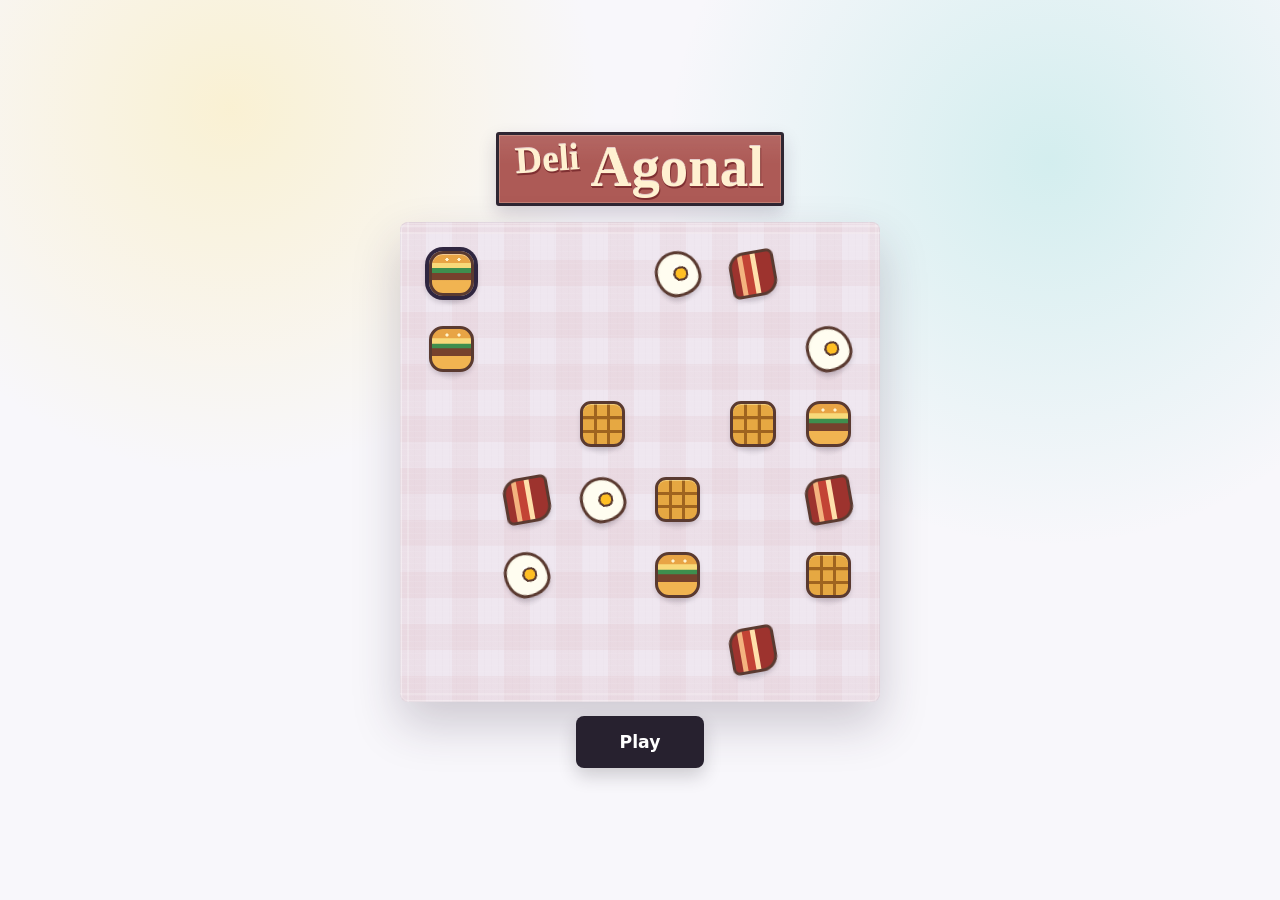
<file: index.html>
<!doctype html>
<html lang="en">

<head>
  <meta charset="utf-8">
  <meta name="viewport" content="width=device-width, initial-scale=1">
  <title>Deliagonal</title>
  <link rel="stylesheet" href="styles.css?v=20260610a">
  <script src="src/game.js?v=20260608p" defer></script>
</head>

<body>
  <main class="app">
    <section class="play-area" aria-labelledby="title">
      <header class="top-bar">
        <h1 id="title" aria-label="Deliagonal">
          <span class="title-sign title-sign-red" aria-hidden="true">
            <span class="title-deli">Deli</span>
            <span class="title-agonal">Agonal</span>
          </span>
          <span class="title-sign title-sign-blue" aria-hidden="true">
            <span class="title-diagona">Diagona</span>
            <span class="title-deli">Deli</span>
          </span>
        </h1>
        <button id="info-button" class="icon-button info-button top-right-button" type="button" aria-label="Information">
          <svg viewBox="0 0 24 24" aria-hidden="true">
            <circle cx="12" cy="12" r="9" />
            <path d="M12 11v5" />
            <path d="M12 8h.01" />
          </svg>
        </button>
        <div id="info-panel" class="info-panel" hidden>
          <p>Select two matching foods to clear the rectangle between them.</p>
          <p>Select the same food twice to clear just that food.</p>
          <p>Bugs block rectangles and cannot be selected.</p>
          <p>The number below the board shows the best remaining clear count; green means you are still on pace, red means extra moves are now needed. Using the back button can put you back on track.</p>
          <p>The check shows your progress in this session. You can be reseated to continue the session, or try another deli for a new one.</p>
        </div>
      </header>

      <div id="board" class="board" aria-label="Deliagonal board"></div>

      <footer class="game-footer">
        <div class="footer-panel footer-panel-left">
          <button id="new-button" type="button" aria-label="New table"></button>
          <button id="bill-button" class="bill-button" type="button" aria-label="Bill" aria-expanded="false" aria-controls="bill-panel">
            <svg class="receipt-icon" viewBox="0 0 32 36" aria-hidden="true">
              <path class="receipt-outline" d="M6 3h20a3 3 0 0 1 3 3v25l-3-2.6-3 2.6-3-2.6-3 2.6-3-2.6-3 2.6-3-2.6-3 2.6V6a3 3 0 0 1 3-3Z" />
              <path class="receipt-line receipt-line-head" d="M11 10h10" />
              <path class="receipt-line" d="M9 16h14" />
              <path class="receipt-line" d="M9 21h10" />
              <path class="receipt-line" d="M9 26h14" />
            </svg>
          </button>
          <button id="undo-button" class="icon-button" type="button" aria-label="Undo" disabled>
            <svg viewBox="0 0 24 24" aria-hidden="true">
              <path d="M9 14 4 9l5-5" />
              <path d="M4 9h10a6 6 0 0 1 0 12h-3" />
            </svg>
          </button>
          <div id="bill-panel" class="bill-panel" hidden>
            <h2>Guest Check</h2>
            <dl>
              <div>
                <dt>Tables set</dt>
                <dd id="bill-tables-set">0</dd>
              </div>
              <div>
                <dt>Tables cleared</dt>
                <dd id="bill-tables-cleared">0</dd>
              </div>
              <div>
                <dt>Perfect clears</dt>
                <dd id="bill-perfect-solutions">0</dd>
              </div>
              <div>
                <dt>Moves</dt>
                <dd id="bill-moves">0</dd>
              </div>
              <div class="bill-total">
                <dt>Efficiency</dt>
                <dd id="bill-efficiency">0/0 (0%)</dd>
              </div>
            </dl>
            <div class="bill-actions">
              <button id="bill-continue-button" type="button">Reseat Me</button>
              <button id="bill-reseat-button" type="button">Try another deli</button>
            </div>
          </div>
        </div>
        <div class="footer-panel footer-panel-center">
          <p id="challenge" class="challenge" aria-live="polite"></p>
          <p id="score" class="score" aria-live="polite"></p>
        </div>
        <div class="footer-panel footer-panel-right">
          <button id="settings-button" class="icon-button candy-count-button" type="button" aria-label="Foods per kind">
            <span class="mini-candy" aria-hidden="true"></span>
            <span id="candy-count-indicator" class="control-subscript">4</span>
          </button>
          <form id="settings-panel" class="settings-panel" hidden>
            <fieldset>
              <legend>Foods per kind</legend>
              <div class="segmented-control">
                <label>
                  <input type="radio" name="copies-per-color" value="2">
                  <span>2</span>
                </label>
                <label>
                  <input type="radio" name="copies-per-color" value="3">
                  <span>3</span>
                </label>
                <label>
                  <input type="radio" name="copies-per-color" value="4" checked>
                  <span>4</span>
                </label>
                <label>
                  <input type="radio" name="copies-per-color" value="5">
                  <span>5</span>
                </label>
                <label>
                  <input type="radio" name="copies-per-color" value="6">
                  <span>6</span>
                </label>
              </div>
            </fieldset>
          </form>
          <button id="bug-button" class="icon-button bug-button" type="button" aria-label="Bugs">
            <span class="bug-icon" aria-hidden="true"></span>
            <span id="bug-count-indicator" class="control-subscript">0</span>
          </button>
          <form id="bug-panel" class="settings-panel bug-panel" hidden>
            <fieldset>
              <legend>Bugs</legend>
              <div class="segmented-control bug-control">
                <label>
                  <input type="radio" name="bug-count" value="0" checked>
                  <span>0</span>
                </label>
                <label>
                  <input type="radio" name="bug-count" value="1">
                  <span>1</span>
                </label>
                <label>
                  <input type="radio" name="bug-count" value="2">
                  <span>2</span>
                </label>
                <label>
                  <input type="radio" name="bug-count" value="3">
                  <span>3</span>
                </label>
              </div>
            </fieldset>
          </form>
        </div>
      </footer>
    </section>
  </main>
</body>

</html>
</file>
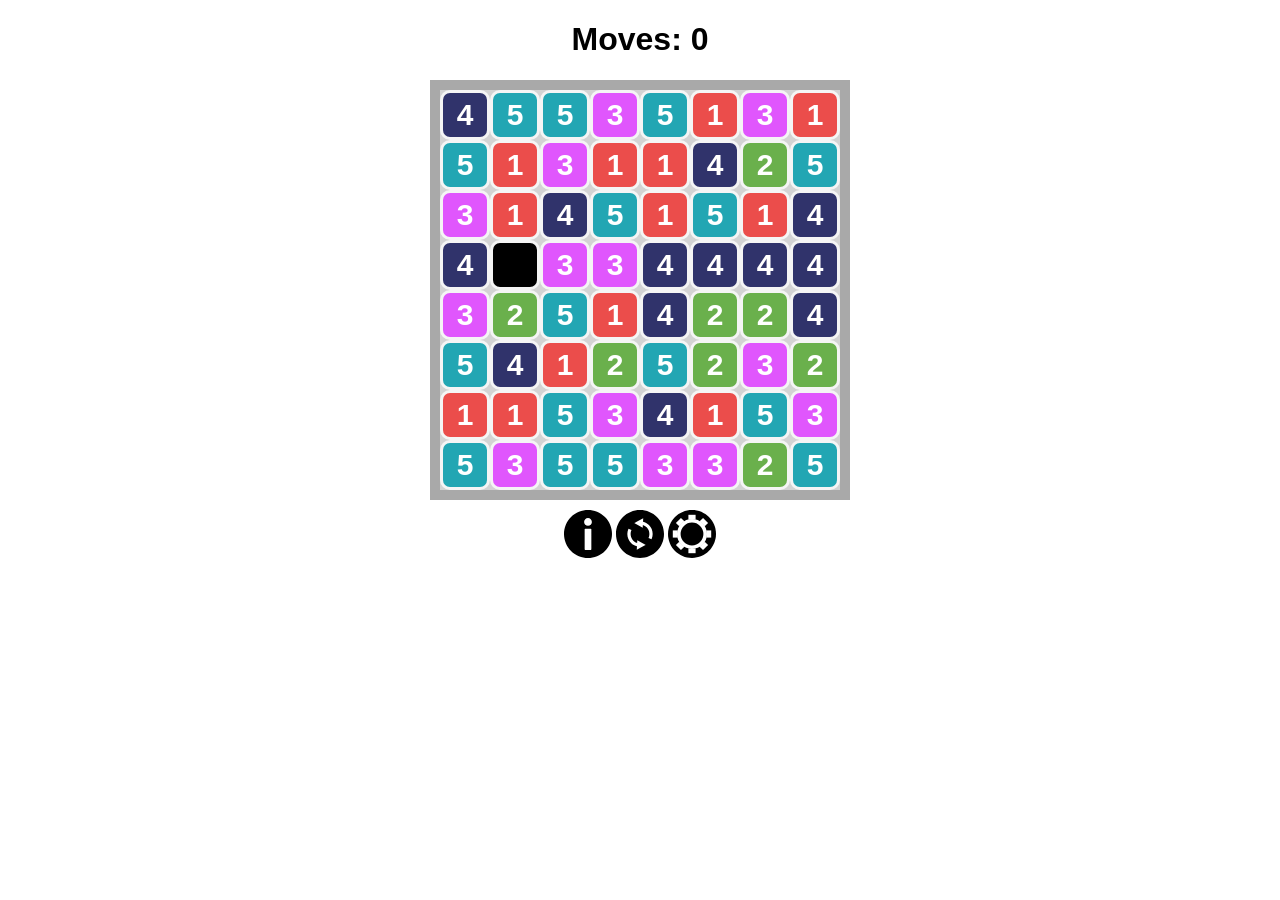
<file: old/index.html>
<!DOCTYPE html>
<html>

<head>
  <meta charset="UTF-8">
  <meta name="viewport" content="width=device-width, initial-scale=1.0">
  <title>Candies 2D</title>
  <link rel="stylesheet" href="candies2d.css">
  <script src="candies2d.js"></script>
</head>

<body>
  <h1>Moves: <span id="moves-count">0</span></h1>
  <div id="board"></div>
  <div id="menu">
    <svg id="info" fill="#000000" version="1.1" id="Capa_1" xmlns="http://www.w3.org/2000/svg"
      xmlns:xlink="http://www.w3.org/1999/xlink" width="800px" height="800px" viewBox="0 0 416.979 416.979"
      xml:space="preserve">
      <g>
        <path
          d="M356.004,61.156c-81.37-81.47-213.377-81.551-294.848-0.182c-81.47,81.371-81.552,213.379-0.181,294.85
      		c81.369,81.47,213.378,81.551,294.849,0.181C437.293,274.636,437.375,142.626,356.004,61.156z M237.6,340.786
      		c0,3.217-2.607,5.822-5.822,5.822h-46.576c-3.215,0-5.822-2.605-5.822-5.822V167.885c0-3.217,2.607-5.822,5.822-5.822h46.576
      		c3.215,0,5.822,2.604,5.822,5.822V340.786z M208.49,137.901c-18.618,0-33.766-15.146-33.766-33.765
      		c0-18.617,15.147-33.766,33.766-33.766c18.619,0,33.766,15.148,33.766,33.766C242.256,122.755,227.107,137.901,208.49,137.901z" />
      </g>
      <title>Information (i)</title>
    </svg>
    <svg id="undo" height="800px" width="800px" version="1.1" id="_x32_" xmlns="http://www.w3.org/2000/svg"
      xmlns:xlink="http://www.w3.org/1999/xlink" viewBox="0 0 512 512" xml:space="preserve">
      <style type="text/css">
        .st0 {
          fill: #000000;
        }
      </style>
      <g>
        <path class="st0" d="M255.996,0.005C114.615,0.005,0,114.62,0,256c0,141.38,114.615,255.996,255.996,255.996
    		C397.39,511.995,512,397.38,512,256C512,114.62,397.39,0.005,255.996,0.005z M308.86,377.124l-87.064,45.899l1.878-35.924
    		c-23.849-5.799-45.64-18.064-63.186-35.609c-25.489-25.44-39.525-59.346-39.525-95.49c0-18.633,3.746-36.714,11.132-53.741
    		l1.435-3.299l31.959,13.879l-1.426,3.298c-5.466,12.633-8.238,26.047-8.238,39.863c0,26.766,10.422,51.926,29.344,70.84
    		c11.374,11.378,25.261,19.835,40.381,24.625l1.487-28.072l90.876,48.916L308.86,377.124z M379.892,309.733l-1.43,3.298
    		l-31.963-13.879l1.434-3.298c5.461-12.589,8.233-25.994,8.233-39.855c0-26.766-10.422-51.925-29.344-70.848
    		c-11.427-11.387-25.314-19.844-40.38-24.625l-1.488,28.072l-90.95-48.925l9.194-4.816l17.146-9.08l69.852-36.801l-1.877,35.871
    		c23.87,5.842,45.662,18.133,63.184,35.652c25.533,25.538,39.569,59.452,39.526,95.499
    		C391.029,274.668,387.283,292.749,379.892,309.733z" />
      </g>
      <title>Undo last move (z)</title>
    </svg>
    <svg id="settings" mlns="http://www.w3.org/2000/svg" xmlns:xlink="http://www.w3.org/1999/xlink" width="113.386"
      height="113.386" viewBox="0 0 113.386 113.386">
      <path fill-rule="nonzero" fill="rgb(0%, 0%, 0%)" fill-opacity="1"
        d="M 113.386719 56.691406 C 113.386719 25.382812 88.003906 0 56.691406 0 C 25.382812 0 0 25.382812 0 56.691406 C 0 88.003906 25.382812 113.386719 56.691406 113.386719 C 88.003906 113.386719 113.386719 88.003906 113.386719 56.691406 Z M 113.386719 56.691406 " />
      <path fill="none" stroke-width="8.50412" stroke-linecap="butt" stroke-linejoin="miter"
        stroke="rgb(100%, 100%, 100%)" stroke-opacity="1" stroke-miterlimit="10"
        d="M 31.182 0.00159375 C 31.182 17.220344 17.221062 31.181281 -0.00159375 31.181281 C -17.220344 31.181281 -31.181281 17.220344 -31.181281 0.00159375 C -31.181281 -17.221063 -17.220344 -31.182 -0.00159375 -31.182 C 17.221062 -31.182 31.182 -17.221063 31.182 0.00159375 Z M 31.182 0.00159375 "
        transform="matrix(1, 0, 0, -1, 56.693, 56.693)" />
      <path fill="none" stroke-width="17.00826" stroke-linecap="butt" stroke-linejoin="miter"
        stroke="rgb(100%, 100%, 100%)" stroke-opacity="1" stroke-miterlimit="10"
        d="M 34.017937 0.00159375 L 45.353875 0.00159375 " transform="matrix(1, 0, 0, -1, 56.693, 56.693)" />
      <path fill="none" stroke-width="17.00826" stroke-linecap="butt" stroke-linejoin="miter"
        stroke="rgb(100%, 100%, 100%)" stroke-opacity="1" stroke-miterlimit="10"
        d="M 24.053094 24.052375 L 32.072625 32.071906 " transform="matrix(1, 0, 0, -1, 56.693, 56.693)" />
      <path fill="none" stroke-width="17.00826" stroke-linecap="butt" stroke-linejoin="miter"
        stroke="rgb(100%, 100%, 100%)" stroke-opacity="1" stroke-miterlimit="10"
        d="M -0.00159375 34.017219 L -0.00159375 45.353156 " transform="matrix(1, 0, 0, -1, 56.693, 56.693)" />
      <path fill="none" stroke-width="17.00826" stroke-linecap="butt" stroke-linejoin="miter"
        stroke="rgb(100%, 100%, 100%)" stroke-opacity="1" stroke-miterlimit="10"
        d="M -24.052375 24.052375 L -32.071906 32.071906 " transform="matrix(1, 0, 0, -1, 56.693, 56.693)" />
      <path fill="none" stroke-width="17.00826" stroke-linecap="butt" stroke-linejoin="miter"
        stroke="rgb(100%, 100%, 100%)" stroke-opacity="1" stroke-miterlimit="10"
        d="M -34.017219 0.00159375 L -45.353156 0.00159375 " transform="matrix(1, 0, 0, -1, 56.693, 56.693)" />
      <path fill="none" stroke-width="17.00826" stroke-linecap="butt" stroke-linejoin="miter"
        stroke="rgb(100%, 100%, 100%)" stroke-opacity="1" stroke-miterlimit="10"
        d="M -24.052375 -24.053094 L -32.071906 -32.072625 " transform="matrix(1, 0, 0, -1, 56.693, 56.693)" />
      <path fill="none" stroke-width="17.00826" stroke-linecap="butt" stroke-linejoin="miter"
        stroke="rgb(100%, 100%, 100%)" stroke-opacity="1" stroke-miterlimit="10"
        d="M -0.00159375 -34.017938 L -0.00159375 -45.353875 " transform="matrix(1, 0, 0, -1, 56.693, 56.693)" />
      <path fill="none" stroke-width="17.00826" stroke-linecap="butt" stroke-linejoin="miter"
        stroke="rgb(100%, 100%, 100%)" stroke-opacity="1" stroke-miterlimit="10"
        d="M 24.053094 -24.053094 L 32.072625 -32.072625 " transform="matrix(1, 0, 0, -1, 56.693, 56.693)" />
      <title>Settings</title>
    </svg>

  </div>
  <h2 id="game-over"></h2>
  <br>


  <div class="modal" id="info-modal">
    <div class="modal-header">
      <div class="title">Game Information</div>
      <button id="info-modal-close" class="close-button">&times;</button>
    </div>
    <div class="modal-body">
      <h2>Playing</h2>
      <ul>
        <li>
          Select one or two candies (of the same colour), then press "Enter" to clear the rectangular area they define.
        </li>
        <li>
          Cleared areas cannot contain solid blocks.
        </li>
      </ul>
      <h2>Keyboard shortcuts</h2>
      <table>
        <tr>
          <td>I</td>
          <td>Open this window</td>
        </tr>
        <tr>
          <td>Z</td>
          <td>Undo last move</td>
        </tr>
        <tr>
          <td>&#x232b;</td>
          <td>Unselect last selected candy</td>
        </tr>
      </table>
    </div>
  </div>

  <div id="overlay"></div>
</body>

</html>
</file>
<file: styles.css>
:root {
  color-scheme: light;
  --page-bg: #f8f7fb;
  --ink: #27212f;
  --muted: #6f6478;
  --panel: #ffffff;
  --board-bg: #efe7f0;
  --gingham-line: rgba(164, 47, 49, 0.18);
  --neon-fill: #ffe2a8;
  --neon-edge: rgba(93, 52, 85, 0.64);
  --neon-primary: rgba(255, 86, 182, 0.92);
  --neon-primary-soft: rgba(255, 86, 182, 0.72);
  --neon-secondary: rgba(61, 204, 198, 0.48);
  --neon-shadow: #2d2536;
  --selected: #2f2640;
}

* {
  box-sizing: border-box;
}

body {
  margin: 0;
  min-height: 100vh;
  background:
    radial-gradient(circle at 18% 12%, rgba(255, 221, 84, 0.24), transparent 28%),
    radial-gradient(circle at 82% 18%, rgba(46, 196, 182, 0.18), transparent 30%),
    var(--page-bg);
  color: var(--ink);
  font-family: Inter, ui-sans-serif, system-ui, -apple-system, BlinkMacSystemFont, "Segoe UI", sans-serif;
}

button {
  font: inherit;
}

.app {
  min-height: 100vh;
  display: grid;
  place-items: center;
  padding: 24px;
}

.play-area {
  position: relative;
  width: min(100%, 480px);
}

.play-area.is-blue-diner {
  --board-bg: #e8eef5;
  --gingham-line: rgba(32, 98, 166, 0.2);
  --sign-bg: #416f97;
  --sign-edge: #23415f;
  --neon-fill: #dff7ff;
  --neon-edge: rgba(40, 72, 116, 0.62);
  --neon-primary: rgba(36, 174, 255, 0.9);
  --neon-primary-soft: rgba(36, 174, 255, 0.68);
  --neon-secondary: rgba(255, 112, 187, 0.46);
  --neon-shadow: #243247;
}

.top-bar,
.footer-panel {
  display: flex;
  align-items: center;
  justify-content: space-between;
  gap: 16px;
}

.top-bar {
  position: relative;
  justify-content: center;
  margin-bottom: 16px;
}

.top-right-button {
  position: absolute;
  top: calc(50% + 3px);
  transform: translateY(-50%);
}

.top-right-button {
  right: 0;
}

.play-area.is-splash .top-right-button {
  display: none;
}

.info-panel {
  position: absolute;
  top: 48px;
  right: 0;
  z-index: 2;
  width: min(310px, 100%);
  padding: 16px 16px 18px;
  border-radius: 3px;
  background:
    linear-gradient(90deg, transparent 0 8px, rgba(156, 80, 92, 0.18) 8px 9px, transparent 9px),
    repeating-linear-gradient(0deg, transparent 0 23px, rgba(80, 48, 58, 0.08) 23px 24px),
    #fff8df;
  color: #332a2f;
  font-size: 0.92rem;
  font-weight: 500;
  line-height: 1.38;
  box-shadow:
    0 16px 34px rgba(55, 36, 64, 0.2),
    inset 0 0 0 1px rgba(80, 48, 58, 0.12);
}

.info-panel::before,
.info-panel::after {
  content: "";
  position: absolute;
  left: 0;
  right: 0;
  height: 6px;
  background:
    radial-gradient(circle at 4px 50%, transparent 0 3px, #fff8df 3.2px) 0 0 / 12px 6px repeat-x;
}

.info-panel::before {
  top: -5px;
  transform: rotate(180deg);
}

.info-panel::after {
  bottom: -5px;
}

.info-panel p {
  margin: 0;
}

.info-panel p + p {
  margin-top: 8px;
}

h1 {
  display: inline-block;
  margin: 0;
  padding: 0.16em 0.3em 0.2em;
  border: 3px solid #2f2632;
  border-radius: 3px;
  background:
    linear-gradient(rgba(255, 255, 255, 0.08), transparent 42%),
    var(--sign-bg, #ad5a56);
  color: #fff1d1;
  font-family: "Brush Script MT", "Segoe Script", "Snell Roundhand", cursive;
  font-size: clamp(2rem, 7.8vw, 3.55rem);
  font-weight: 700;
  line-height: 0.82;
  letter-spacing: 0;
  box-shadow:
    0 8px 18px rgba(55, 36, 64, 0.18),
    inset 0 0 0 1px rgba(255, 241, 209, 0.24);
  text-shadow:
    0 1px 0 var(--sign-edge, #7f3032),
    1px 2px 0 var(--sign-edge, #7f3032),
    0 -1px 0 rgba(255, 255, 255, 0.68);
}

.title-sign {
  display: inline-flex;
  align-items: flex-end;
  justify-content: center;
  gap: 0.2em;
}

.title-sign-blue {
  display: none;
}

.play-area.is-blue-diner .title-sign-red {
  display: none;
}

.play-area.is-blue-diner .title-sign-blue {
  display: inline-flex;
}

.title-deli,
.title-agonal,
.title-diagona {
  display: inline-block;
}

.title-deli {
  margin-right: -0.04em;
  font-size: 0.66em;
  transform: translateY(-0.48em) rotate(-4deg);
  transform-origin: right bottom;
}

.title-agonal {
  font-size: 1em;
}

.title-diagona {
  font-size: 1em;
}

.title-sign-blue .title-deli {
  margin-right: 0;
  margin-left: -0.02em;
  transform: translateY(-0.44em) rotate(4deg);
  transform-origin: left bottom;
}

#new-button {
  position: relative;
  width: 42px;
  min-width: 42px;
  height: 42px;
  border: 0;
  border-radius: 8px;
  background: transparent;
  color: var(--ink);
  cursor: pointer;
  box-shadow: none;
}

#new-button::before,
#new-button::after {
  content: "";
  position: absolute;
  left: 50%;
  top: 50%;
  width: 22px;
  height: 5px;
  border-radius: 999px;
  background: currentColor;
  transform: translate(-50%, -50%);
}

#new-button::after {
  transform: translate(-50%, -50%) rotate(90deg);
}

#new-button:hover {
  background: rgba(255, 255, 255, 0.5);
  box-shadow: inset 0 0 0 1px rgba(72, 52, 82, 0.12);
}

.bill-button {
  display: grid;
  place-items: center;
  width: 42px;
  min-width: 42px;
  height: 42px;
  border: 0;
  border-radius: 8px;
  background: transparent;
  color: var(--ink);
  cursor: pointer;
  font-size: 0.84rem;
  font-weight: 800;
  letter-spacing: 0;
  box-shadow: none;
}

.receipt-icon {
  display: block;
  width: 30px;
  height: 34px;
  overflow: visible;
}

.receipt-outline,
.receipt-line {
  fill: none;
  stroke: currentColor;
  stroke-linecap: round;
  stroke-linejoin: round;
}

.receipt-outline {
  stroke-width: 2.9;
}

.receipt-line {
  stroke-width: 2.1;
}

.receipt-line-head {
  stroke-width: 2.6;
}

.bill-button:hover,
.bill-button[aria-expanded="true"] {
  background: rgba(255, 255, 255, 0.5);
  box-shadow: inset 0 0 0 1px rgba(72, 52, 82, 0.12);
}

.play-area.is-splash .game-footer {
  grid-template-columns: 1fr;
}

.play-area.is-splash .footer-panel-left {
  justify-content: center;
}

.play-area.is-splash .bill-button {
  display: none;
}

.play-area.is-splash #undo-button {
  display: none;
}

.play-area.is-splash .footer-panel-center,
.play-area.is-splash .footer-panel-right {
  display: none;
}

.play-area.is-splash #new-button {
  min-width: 128px;
  height: 52px;
  background: var(--ink);
  color: white;
  font-size: 1.08rem;
  font-weight: 700;
  box-shadow: 0 8px 18px rgba(39, 33, 47, 0.2);
}

.play-area.is-splash #new-button:hover {
  background: #3a3145;
  box-shadow: 0 8px 18px rgba(39, 33, 47, 0.2);
}

.play-area.is-splash #new-button::before,
.play-area.is-splash #new-button::after {
  content: none;
}

#new-button:focus-visible,
.bill-button:focus-visible,
.icon-button:focus-visible,
.tile:focus-visible {
  outline: 3px solid #4cc9f0;
  outline-offset: 3px;
}

.board {
  position: relative;
  isolation: isolate;
  display: grid;
  grid-template-columns: repeat(var(--board-cols, 4), minmax(0, 1fr));
  aspect-ratio: 1;
  gap: 0;
  padding: 14px;
  border-radius: 8px;
  background:
    linear-gradient(rgba(239, 231, 240, 0.76), rgba(239, 231, 240, 0.76)),
    repeating-linear-gradient(0deg, rgba(255, 255, 255, 0.15) 0 1px, transparent 1px 6px),
    repeating-linear-gradient(90deg, rgba(80, 48, 58, 0.05) 0 1px, transparent 1px 7px),
    repeating-linear-gradient(0deg, var(--gingham-line) 0 26px, transparent 26px 52px),
    repeating-linear-gradient(90deg, var(--gingham-line) 0 26px, transparent 26px 52px),
    var(--board-bg);
  overflow: hidden;
  box-shadow:
    0 22px 48px rgba(55, 36, 64, 0.22),
    inset 0 0 0 1px rgba(72, 52, 82, 0.1);
}

.board::before {
  content: "";
  position: absolute;
  inset: 0;
  z-index: 0;
  border-radius: inherit;
  pointer-events: none;
  background:
    repeating-linear-gradient(0deg, rgba(255, 255, 255, 0.28) 0 2px, transparent 2px 7px) top / 100% 12px no-repeat,
    repeating-linear-gradient(0deg, rgba(255, 255, 255, 0.2) 0 2px, transparent 2px 7px) bottom / 100% 12px no-repeat,
    repeating-linear-gradient(90deg, rgba(255, 255, 255, 0.24) 0 2px, transparent 2px 7px) left / 12px 100% no-repeat,
    repeating-linear-gradient(90deg, rgba(255, 255, 255, 0.18) 0 2px, transparent 2px 7px) right / 12px 100% no-repeat;
  box-shadow:
    inset 0 0 0 2px rgba(255, 255, 255, 0.18),
    inset 0 0 18px rgba(255, 255, 255, 0.08);
}

.board-message {
  position: absolute;
  z-index: 3;
  left: 50%;
  top: 50%;
  width: min(88%, 360px);
  margin: 0;
  padding: 12px 14px;
  border-radius: 3px;
  background:
    linear-gradient(90deg, transparent 0 8px, rgba(156, 80, 92, 0.18) 8px 9px, transparent 9px),
    repeating-linear-gradient(0deg, transparent 0 23px, rgba(80, 48, 58, 0.08) 23px 24px),
    #fff8df;
  color: #332a2f;
  font-size: 0.88rem;
  font-weight: 700;
  line-height: 1.24;
  pointer-events: none;
  text-align: center;
  transform: translate(-50%, -50%);
  box-shadow:
    0 14px 28px rgba(55, 36, 64, 0.2),
    inset 0 0 0 1px rgba(80, 48, 58, 0.12);
}

.tile {
  position: relative;
  z-index: 1;
  display: grid;
  place-items: center;
  aspect-ratio: 1;
  min-width: 0;
  border: 0;
  border-radius: 0;
  background: transparent;
  cursor: pointer;
  transition: transform 220ms ease;
}

.tile.is-empty {
  cursor: default;
}

.tile:not(.is-empty) {
  background: radial-gradient(ellipse at center 61%, rgba(39, 33, 47, 0.13) 0 18%, transparent 37%);
}

.tile:not(.is-empty):hover {
  transform: scale(1.015);
}

.tile.is-selected {
  background: radial-gradient(ellipse at center 61%, rgba(39, 33, 47, 0.17) 0 19%, transparent 38%);
}

.tile.is-clearing {
  background: transparent;
}

.candy {
  --food-outline: #5a3a30;
  position: relative;
  display: block;
  width: 72%;
  height: auto;
  aspect-ratio: 1;
  border: 3px solid var(--food-outline);
  border-radius: 12px;
  filter: drop-shadow(0 3px 2px rgba(50, 37, 56, 0.16));
  opacity: 1;
  transform: scale(1);
  transition:
    opacity 320ms ease,
    transform 320ms ease,
    box-shadow 220ms ease;
}

.tile.is-selected .candy {
  box-shadow:
    0 0 0 4px var(--selected),
    inset 0 1px 0 rgba(255, 255, 255, 0.42);
  animation: candy-select 260ms ease;
}

.tile.is-clearing .candy {
  animation: candy-clear 360ms ease forwards;
  opacity: 0;
  transform: scale(0.72);
}

@keyframes candy-select {
  from {
    transform: scale(1);
  }

  50% {
    transform: scale(1.08);
  }

  to {
    transform: scale(1);
  }
}

@keyframes candy-clear {
  from {
    opacity: 1;
    transform: scale(1);
  }

  to {
    opacity: 0;
    transform: scale(0.72);
  }
}

.candy::before,
.candy::after {
  content: "";
  position: absolute;
}

.candy-egg {
  border-radius: 48% 52% 55% 45% / 46% 58% 42% 54%;
  background:
    radial-gradient(circle at 57% 50%, #ffbf24 0 17%, var(--food-outline) 18% 24%, transparent 25%),
    radial-gradient(ellipse at 50% 52%, #fffdf0 0 62%, #e8e5d0 100%);
  transform: rotate(-9deg);
}

.candy-egg::after {
  left: 42%;
  top: 28%;
  width: 12%;
  height: 8%;
  border-radius: 999px;
  background: rgba(255, 255, 255, 0.72);
}

.candy-pie {
  width: 78%;
  border-radius: 10px;
  background:
    radial-gradient(circle at 78% 30%, #fff6d9 0 18%, var(--food-outline) 19% 24%, transparent 25%),
    linear-gradient(90deg, transparent 0 19%, #f1cf8b 20% 100%),
    linear-gradient(#fff0b8 0 24%, #d7664d 25% 50%, #fff0b8 51% 64%, #a64f39 65% 100%);
  transform: rotate(-5deg);
}

.candy-pie::after {
  right: 3%;
  top: 8%;
  width: 34%;
  height: 34%;
  border-radius: 999px;
  background:
    radial-gradient(circle at 35% 28%, rgba(255, 255, 255, 0.72) 0 13%, transparent 14%),
    #fff6d9;
  box-shadow: 0 8px 0 -4px rgba(90, 58, 48, 0.28);
}

.candy-coffee {
  width: 78%;
  border-radius: 12px 12px 20px 20px;
  background:
    radial-gradient(ellipse at 50% 14%, #7a5531 0 40%, transparent 41%),
    linear-gradient(#d9bea0 0 22%, #dfc6a7 23% 100%);
}

.candy-coffee::before {
  left: -14%;
  right: -14%;
  bottom: -17%;
  height: 27%;
  border-radius: 999px;
  background: #b89970;
  border: 3px solid var(--food-outline);
  z-index: -1;
}

.candy-coffee::after {
  right: -28%;
  top: 27%;
  width: 35%;
  height: 35%;
  border: 4px solid var(--food-outline);
  border-left: 0;
  border-radius: 0 999px 999px 0;
}

.candy-sandwich {
  border-radius: 12px 10px 14px 10px;
  background:
    linear-gradient(14deg, transparent 0 38%, rgba(90, 58, 48, 0.32) 39% 43%, transparent 44% 100%),
    linear-gradient(-12deg, transparent 0 58%, rgba(90, 58, 48, 0.26) 59% 63%, transparent 64% 100%),
    linear-gradient(#f0d79b 0 35%, #f7c34b 36% 50%, #fff3c6 51% 65%, #d6b778 66% 100%);
  transform: rotate(-5deg) skewX(-4deg);
}

.candy-sandwich::before {
  left: 5%;
  right: 5%;
  top: 35%;
  height: 10%;
  border-radius: 999px;
  background: #f7c34b;
  box-shadow: 0 18px 0 -2px rgba(90, 58, 48, 0.22);
}

.candy-milkshake {
  width: 76%;
  border-radius: 26px 26px 18px 18px / 22px 22px 34px 34px;
  background:
    linear-gradient(#fff8ef 0 21%, #8b5a3c 22% 68%, #5b3828 69% 100%);
}

.candy-milkshake::before {
  left: 61%;
  top: -28%;
  width: 10%;
  height: 42%;
  border-radius: 999px;
  background: #d64957;
  transform: rotate(13deg);
}

.candy-milkshake::after {
  left: 19%;
  top: 15%;
  width: 62%;
  height: 16%;
  border-radius: 6px;
  background: #fff8ef;
}

.candy-waffle {
  border-radius: 11px;
  background:
    linear-gradient(90deg, transparent 0 27%, #9f641f 28% 35%, transparent 36% 61%, #9f641f 62% 69%, transparent 70%),
    linear-gradient(0deg, transparent 0 27%, #9f641f 28% 35%, transparent 36% 61%, #9f641f 62% 69%, transparent 70%),
    #e6a842;
  box-shadow:
    inset 0 1px 0 rgba(255, 245, 180, 0.5);
}

.candy-bacon {
  border-radius: 16px 7px 16px 7px;
  background:
    repeating-linear-gradient(90deg, #9d332e 0 18%, #f4b37f 18% 31%, #c34335 31% 50%, #ffe0ab 50% 62%, #9d332e 62% 82%);
  transform: rotate(-10deg);
}

.candy-burger {
  border-radius: 14px;
  background:
    linear-gradient(#e8a445 0 23%, #f8d979 24% 36%, #3e8f4e 37% 48%, #76422d 49% 67%, #f1b451 68% 100%);
}

.candy-burger::after {
  left: 22%;
  top: 10%;
  width: 56%;
  height: 9%;
  border-radius: 999px;
  background:
    radial-gradient(circle, #fff4cf 0 24%, transparent 26%) 0 0 / 12px 100% repeat-x;
}

.candy-soup {
  width: 80%;
  border-radius: 12px 12px 24px 24px;
  background:
    radial-gradient(ellipse at 50% 23%, #e45c35 0 41%, transparent 42%),
    linear-gradient(#fff4df 0 34%, #58a4a6 35% 100%);
}

.candy-soup::after {
  left: -15%;
  right: -15%;
  bottom: -15%;
  height: 24%;
  border-radius: 999px;
  background: #d7c6aa;
  border: 3px solid var(--food-outline);
  z-index: -1;
}

.bug {
  --bug-outline: #394753;
  --bug-line: rgba(31, 41, 49, 0.56);
  position: relative;
  z-index: 1;
  display: block;
  width: 58%;
  height: auto;
  aspect-ratio: 1;
  border: 3px solid var(--bug-outline);
  border-radius: 52% 52% 48% 48%;
  background:
    linear-gradient(90deg, transparent 0 47%, var(--bug-line) 48% 52%, transparent 53%),
    linear-gradient(#83929c 0 34%, #637480 35% 72%, #4f606b 73% 100%);
  box-shadow: 0 3px 2px rgba(50, 37, 56, 0.16);
  transform: rotate(-5deg);
}

.bug::before {
  content: "";
  position: absolute;
  left: 18%;
  right: 18%;
  top: 23%;
  height: 42%;
  border-top: 2px solid rgba(31, 41, 49, 0.38);
  border-bottom: 2px solid rgba(31, 41, 49, 0.3);
  border-radius: 999px;
}

.bug::after {
  content: "";
  position: absolute;
  left: -13%;
  top: 34%;
  width: 126%;
  height: 38%;
  background:
    linear-gradient(24deg, transparent 0 16%, var(--bug-line) 17% 21%, transparent 22% 100%) left 2% top 0 / 24% 50% no-repeat,
    linear-gradient(-24deg, transparent 0 16%, var(--bug-line) 17% 21%, transparent 22% 100%) right 2% top 0 / 24% 50% no-repeat,
    linear-gradient(-24deg, transparent 0 16%, var(--bug-line) 17% 21%, transparent 22% 100%) left 0 bottom 0 / 25% 50% no-repeat,
    linear-gradient(24deg, transparent 0 16%, var(--bug-line) 17% 21%, transparent 22% 100%) right 0 bottom 0 / 25% 50% no-repeat;
}

.tile.is-bug::before,
.tile.is-bug::after {
  content: "";
  position: absolute;
  top: 18%;
  width: 18%;
  height: 24%;
  border-top: 3px solid #394753;
  pointer-events: none;
  z-index: 2;
}

.tile.is-bug::before {
  left: 23%;
  border-right: 3px solid #394753;
  border-radius: 0 999px 0 0;
  transform: rotate(-26deg);
}

.tile.is-bug::after {
  right: 23%;
  border-left: 3px solid #394753;
  border-radius: 999px 0 0 0;
  transform: rotate(26deg);
}

.tile.is-bug-escaping {
  --bug-escape-rotation: 0deg;
  pointer-events: none;
  z-index: 3;
  animation-duration: 1200ms;
  animation-timing-function: cubic-bezier(0.36, 0.02, 0.2, 1);
  animation-fill-mode: forwards;
}

.tile.is-bug-escaping .bug {
  animation: bug-scuttle 280ms steps(2, end) infinite;
}

.tile.is-bug-escaping-up {
  animation-name: bug-escape-up;
}

.tile.is-bug-escaping-right {
  --bug-escape-rotation: 90deg;
  animation-name: bug-escape-right;
}

.tile.is-bug-escaping-down {
  --bug-escape-rotation: 180deg;
  animation-name: bug-escape-down;
}

.tile.is-bug-escaping-left {
  --bug-escape-rotation: -90deg;
  animation-name: bug-escape-left;
}

@keyframes bug-scuttle {
  from {
    transform: rotate(-7deg) scaleX(0.96);
  }

  to {
    transform: rotate(7deg) scaleX(1.04);
  }
}

@keyframes bug-escape-up {
  0% {
    opacity: 1;
    transform: translate(0, 0) rotate(0deg);
  }

  22% {
    transform: translate(0, -18%) rotate(var(--bug-escape-rotation));
  }

  45% {
    transform: translate(8%, -90%) rotate(calc(var(--bug-escape-rotation) - 8deg));
  }

  100% {
    opacity: 0;
    transform: translate(-10%, -420%) rotate(calc(var(--bug-escape-rotation) + 7deg));
  }
}

@keyframes bug-escape-right {
  0% {
    opacity: 1;
    transform: translate(0, 0) rotate(0deg);
  }

  22% {
    transform: translate(18%, 0) rotate(var(--bug-escape-rotation));
  }

  45% {
    transform: translate(90%, 8%) rotate(calc(var(--bug-escape-rotation) + 8deg));
  }

  100% {
    opacity: 0;
    transform: translate(420%, -10%) rotate(calc(var(--bug-escape-rotation) - 7deg));
  }
}

@keyframes bug-escape-down {
  0% {
    opacity: 1;
    transform: translate(0, 0) rotate(0deg);
  }

  22% {
    transform: translate(0, 18%) rotate(var(--bug-escape-rotation));
  }

  45% {
    transform: translate(-8%, 90%) rotate(calc(var(--bug-escape-rotation) + 8deg));
  }

  100% {
    opacity: 0;
    transform: translate(10%, 420%) rotate(calc(var(--bug-escape-rotation) - 7deg));
  }
}

@keyframes bug-escape-left {
  0% {
    opacity: 1;
    transform: translate(0, 0) rotate(0deg);
  }

  22% {
    transform: translate(-18%, 0) rotate(var(--bug-escape-rotation));
  }

  45% {
    transform: translate(-90%, -8%) rotate(calc(var(--bug-escape-rotation) - 8deg));
  }

  100% {
    opacity: 0;
    transform: translate(-420%, 10%) rotate(calc(var(--bug-escape-rotation) + 7deg));
  }
}

.game-footer {
  display: grid;
  grid-template-columns: minmax(146px, 1fr) minmax(0, 1.3fr) minmax(108px, 1fr);
  align-items: center;
  gap: 12px;
  margin-top: 14px;
}

.footer-panel {
  min-height: 48px;
}

.footer-panel-left {
  justify-content: flex-start;
  gap: 8px;
  position: relative;
}

.footer-panel-center {
  align-items: center;
  flex-direction: column;
  justify-content: center;
  min-width: 0;
}

.footer-panel-right {
  justify-content: flex-end;
  gap: 8px;
  position: relative;
}

.challenge {
  margin: 0;
  color: var(--ink);
  font-size: 1.08rem;
  font-weight: 700;
  text-align: center;
}

.challenge:empty {
  display: none;
}

.score {
  min-height: 1.25rem;
  margin: 0;
  color: var(--ink);
  font-size: 1.04rem;
  font-weight: 760;
  text-align: center;
  line-height: 1;
}

.score.is-on-track {
  color: #168a5a;
  font-size: clamp(2.4rem, 9vw, 3.5rem);
  font-weight: 850;
  text-shadow: 0 2px 0 rgba(255, 255, 255, 0.58);
}

.score.is-off-track {
  color: #c23b48;
  font-size: clamp(2.4rem, 9vw, 3.5rem);
  font-weight: 850;
  text-shadow: 0 2px 0 rgba(255, 255, 255, 0.58);
}

.icon-button {
  display: grid;
  place-items: center;
  width: 42px;
  height: 42px;
  border: 0;
  border-radius: 8px;
  background: transparent;
  color: var(--ink);
  cursor: pointer;
  box-shadow: none;
}

.icon-button:hover:not(:disabled),
.icon-button[aria-expanded="true"] {
  background: rgba(255, 255, 255, 0.5);
  box-shadow: inset 0 0 0 1px rgba(72, 52, 82, 0.12);
}

.icon-button:disabled {
  color: rgba(39, 33, 47, 0.32);
  cursor: default;
}

.icon-button svg {
  width: 25px;
  height: 25px;
  fill: none;
  stroke: currentColor;
  stroke-linecap: round;
  stroke-linejoin: round;
  stroke-width: 2;
}

.candy-count-button {
  position: relative;
}

.candy-count-button,
.bug-button {
  width: 50px;
  height: 50px;
}

.bug-button {
  position: relative;
  isolation: isolate;
  overflow: visible;
}

.mini-candy,
.bug-button .bug-icon {
  position: relative;
  display: block;
  width: 31px;
  height: 31px;
}

.mini-candy {
  border-radius: 999px;
  background:
    linear-gradient(#e8a445 0 30%, #f7d77a 31% 41%, #2f7d43 42% 51%, #6f3925 52% 68%, #f1b451 69% 100%);
  box-shadow:
    inset 4px 5px 8px rgba(255, 255, 255, 0.32),
    inset -4px -5px 8px rgba(70, 38, 52, 0.22),
    0 3px 6px rgba(50, 37, 56, 0.16);
}

.bug-button .bug-icon {
  --bug-outline: #394753;
  --bug-line: rgba(31, 41, 49, 0.56);
  width: 27px;
  height: 27px;
  border: 2px solid var(--bug-outline);
  border-radius: 52% 52% 48% 48%;
  transform: translateY(2px);
  z-index: 1;
  background:
    linear-gradient(90deg, transparent 0 47%, var(--bug-line) 48% 52%, transparent 53%),
    linear-gradient(#83929c 0 30%, #637480 31% 70%, #4f606b 71% 100%);
  box-shadow: 0 3px 6px rgba(50, 37, 56, 0.16);
}

.bug-button .bug-icon::before {
  content: "";
  position: absolute;
  left: 18%;
  right: 18%;
  top: 23%;
  height: 42%;
  border-top: 1px solid rgba(31, 41, 49, 0.38);
  border-bottom: 1px solid rgba(31, 41, 49, 0.3);
  border-radius: 999px;
}

.bug-button .bug-icon::after {
  content: "";
  position: absolute;
  left: -13%;
  top: 34%;
  width: 126%;
  height: 38%;
  background:
    linear-gradient(24deg, transparent 0 16%, var(--bug-line) 17% 21%, transparent 22% 100%) left 2% top 0 / 24% 50% no-repeat,
    linear-gradient(-24deg, transparent 0 16%, var(--bug-line) 17% 21%, transparent 22% 100%) right 2% top 0 / 24% 50% no-repeat,
    linear-gradient(-24deg, transparent 0 16%, var(--bug-line) 17% 21%, transparent 22% 100%) left 0 bottom 0 / 25% 50% no-repeat,
    linear-gradient(24deg, transparent 0 16%, var(--bug-line) 17% 21%, transparent 22% 100%) right 0 bottom 0 / 25% 50% no-repeat;
}

.bug-button::before,
.bug-button::after {
  content: "";
  position: absolute;
  top: 11px;
  width: 9px;
  height: 11px;
  border-top: 2px solid #394753;
  pointer-events: none;
  z-index: 2;
}

.bug-button::before {
  left: 12px;
  border-right: 2px solid #394753;
  border-radius: 0 999px 0 0;
  transform: rotate(-26deg);
}

.bug-button::after {
  right: 12px;
  border-left: 2px solid #394753;
  border-radius: 999px 0 0 0;
  transform: rotate(26deg);
}

.control-subscript {
  position: absolute;
  right: 2px;
  bottom: 2px;
  min-width: 16px;
  height: 16px;
  border-radius: 999px;
  background: var(--ink);
  color: white;
  font-size: 0.72rem;
  font-weight: 800;
  line-height: 16px;
}

.settings-panel {
  position: absolute;
  right: 0;
  bottom: calc(100% + 8px);
  z-index: 3;
  width: max-content;
  padding: 10px;
  border-radius: 8px;
  background: rgba(255, 255, 255, 0.94);
  box-shadow:
    0 14px 32px rgba(55, 36, 64, 0.18),
    inset 0 0 0 1px rgba(72, 52, 82, 0.12);
}

.bill-panel {
  position: absolute;
  left: 0;
  bottom: calc(100% + 10px);
  z-index: 4;
  width: 212px;
  padding: 14px 14px 16px;
  border-radius: 3px;
  background:
    linear-gradient(90deg, transparent 0 8px, rgba(156, 80, 92, 0.18) 8px 9px, transparent 9px),
    repeating-linear-gradient(0deg, transparent 0 23px, rgba(80, 48, 58, 0.08) 23px 24px),
    #fff8df;
  color: #332a2f;
  font-family: "Courier New", Courier, monospace;
  box-shadow:
    0 16px 34px rgba(55, 36, 64, 0.2),
    inset 0 0 0 1px rgba(80, 48, 58, 0.12);
}

.bill-panel::before,
.bill-panel::after {
  content: "";
  position: absolute;
  left: 0;
  right: 0;
  height: 6px;
  background:
    radial-gradient(circle at 4px 50%, transparent 0 3px, #fff8df 3.2px) 0 0 / 12px 6px repeat-x;
}

.bill-panel::before {
  top: -5px;
  transform: rotate(180deg);
}

.bill-panel::after {
  bottom: -5px;
}

.bill-panel h2 {
  margin: 0 0 10px;
  color: #80505c;
  font-family: inherit;
  font-size: 0.84rem;
  font-weight: 800;
  letter-spacing: 0.08em;
  line-height: 1;
  text-align: center;
  text-transform: uppercase;
}

.bill-panel dl {
  display: grid;
  gap: 7px;
  margin: 0;
}

.bill-panel dl div {
  display: grid;
  grid-template-columns: 1fr auto;
  gap: 10px;
  align-items: baseline;
}

.bill-panel dt,
.bill-panel dd {
  margin: 0;
  font-size: 0.8rem;
  font-weight: 700;
  line-height: 1.15;
}

.bill-panel dt {
  overflow: hidden;
  color: rgba(51, 42, 47, 0.82);
  white-space: nowrap;
}

.bill-panel dt::after {
  content: " ........................";
  color: rgba(51, 42, 47, 0.32);
}

.bill-panel dd {
  color: #332a2f;
  text-align: right;
}

.bill-panel .bill-total {
  margin-top: 4px;
  padding-top: 8px;
  border-top: 1px dashed rgba(51, 42, 47, 0.28);
}

.bill-actions {
  display: grid;
  grid-template-columns: 1fr;
  gap: 6px;
  margin-top: 12px;
  padding-top: 10px;
  border-top: 1px dashed rgba(51, 42, 47, 0.28);
}

.bill-actions button {
  min-height: 28px;
  border: 1px solid rgba(51, 42, 47, 0.42);
  border-radius: 3px;
  background: transparent;
  color: #332a2f;
  cursor: pointer;
  font-family: inherit;
  font-size: 0.74rem;
  font-weight: 800;
  letter-spacing: 0.04em;
  text-transform: uppercase;
}

.bill-actions button:hover,
.bill-actions button:focus-visible {
  background: rgba(128, 80, 92, 0.12);
}

.bill-actions button:focus-visible {
  outline: 2px solid rgba(51, 42, 47, 0.64);
  outline-offset: 2px;
}

.bug-panel {
  right: 0;
}

.settings-panel fieldset {
  margin: 0;
  padding: 0;
  border: 0;
}

.settings-panel legend {
  margin-bottom: 8px;
  color: var(--ink);
  font-size: 0.86rem;
  font-weight: 700;
  white-space: nowrap;
}

.segmented-control {
  display: grid;
  grid-template-columns: repeat(5, 34px);
  gap: 4px;
}

.bug-control {
  grid-template-columns: repeat(4, 34px);
}

.segmented-control label {
  position: relative;
}

.segmented-control input {
  position: absolute;
  opacity: 0;
  pointer-events: none;
}

.segmented-control span {
  display: grid;
  place-items: center;
  height: 34px;
  border-radius: 8px;
  background: rgba(239, 231, 240, 0.72);
  color: var(--ink);
  cursor: pointer;
  font-weight: 700;
  box-shadow: inset 0 0 0 1px rgba(72, 52, 82, 0.12);
}

.segmented-control input:checked + span {
  background: var(--ink);
  color: white;
}

.segmented-control input:focus-visible + span {
  outline: 3px solid #4cc9f0;
  outline-offset: 2px;
}

@media (max-width: 430px) {
  .app {
    padding: 18px;
  }

  .board {
    padding: 10px;
  }

  .challenge {
    font-size: 1rem;
  }
}
</file>
<file: old/candies2d.css>
body {
  font-family: Arial, Helvetica, sans-serif;
  font-weight: bold;
  text-align: center;
}

#board {
  width: 400px;
  height: 400px;
  border: 10px solid darkgray;
  background-color: lightgray;

  margin: 0 auto;
  display: flex;
  flex-wrap: wrap;
}

#board div {
  width: 44px;
  height: 44px;
  border: 3px solid whitesmoke;
  border-radius: 20%;

  font-size: 30px;
  color: white;
  display: flex;
  justify-content: center;
  align-items: center;
}


#info {
  margin-top: 10px;
  width: 48px;
  height: 48px;
  cursor: pointer;
}

#undo {
  width: 48px;
  height: 48px;
  cursor: pointer;
}

#settings {
  width: 48px;
  height: 48px;
  cursor: pointer;
}

.tile-clicked {
  background-color: darkgrey;
  border: 3px solid black;
}

.modal {
  position: fixed;
  top: 50%;
  left: 50%;
  transform: translate(-50%, -50%) scale(0);
  transition: 200ms ease-in-out;
  border: 1px solid black;
  border-radius: 10px;
  z-index: 10;
  background-color: white;
  width: 500px;
  max-width: 80%;
}

.modal.active {
  transform: translate(-50%, -50%) scale(1);
}

.modal-header {
  padding: 10px 15px;
  display: flex;
  justify-content: space-between;
  align-items: center;
  border-bottom: 1px solid black;
}

.modal-header .title {
  font-size: 1.25rem;
  font-weight: bold;
}

.modal-header .close-button {
  cursor: pointer;
  border: none;
  outline: none;
  background: none;
  font-size: 1.25rem;
  font-weight: bold;
}

.modal-body {
  padding: 10px 15px;
  text-align: left;
  font-weight: normal;
}

#overlay {
  position: fixed;
  opacity: 0;
  transition: 200ms ease-in-out;
  top: 0;
  left: 0;
  right: 0;
  bottom: 0;
  background-color: rgba(0, 0, 0, .5);
  pointer-events: none;
}

#overlay.active {
  opacity: 1;
  pointer-events: all;
}
</file>
